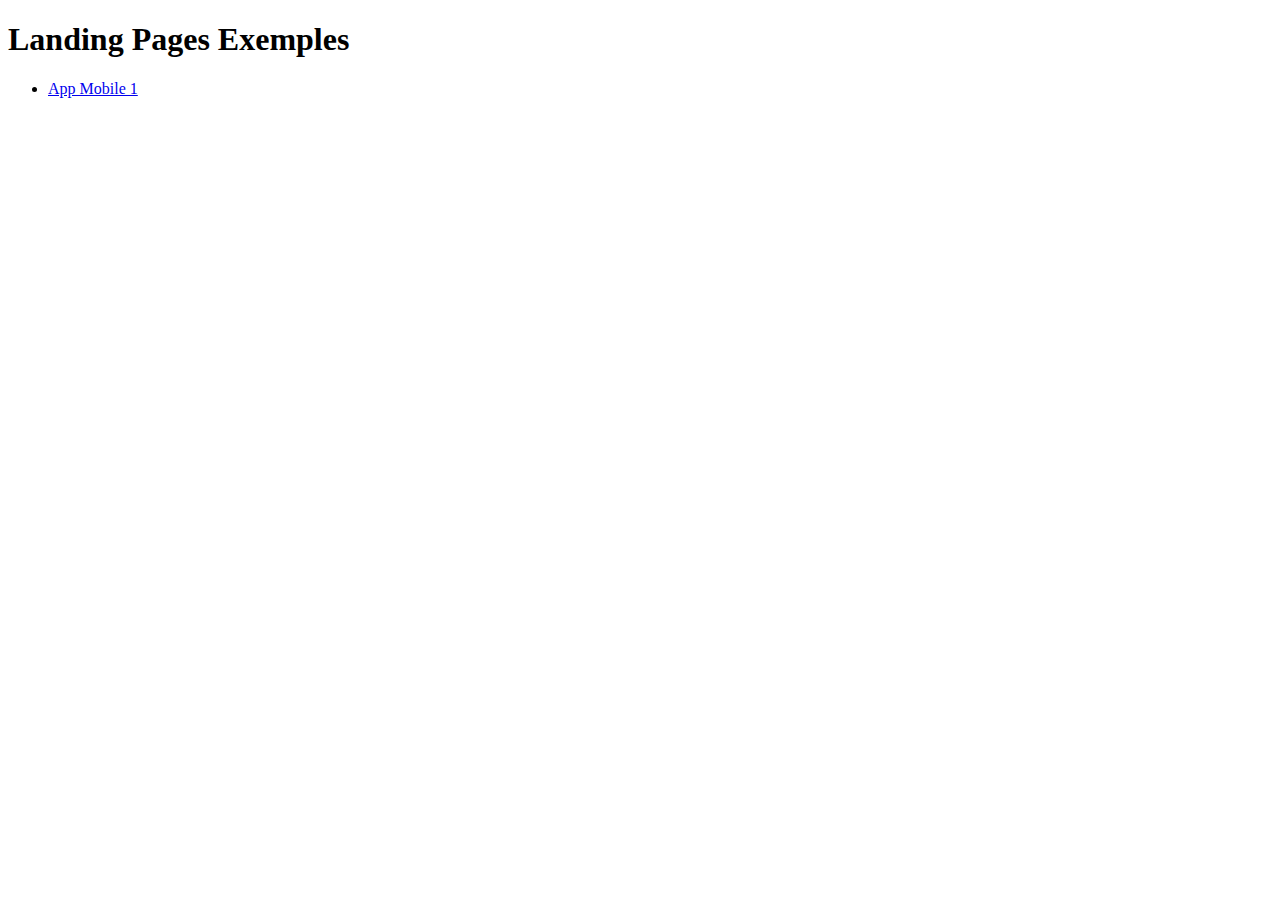
<file: index.html>
<!DOCTYPE html>
<html lang="en">
<head>
    <meta charset="UTF-8">
    <meta name="viewport" content="width=device-width, initial-scale=1.0">
    <title>Landing Pages</title>
</head>
<body>
    <h1>Landing Pages Exemples</h1>
    <ul>
        <li><a href="app-001/index.html">App Mobile 1</a></li>
    </ul>
</body>
</html>
</file>
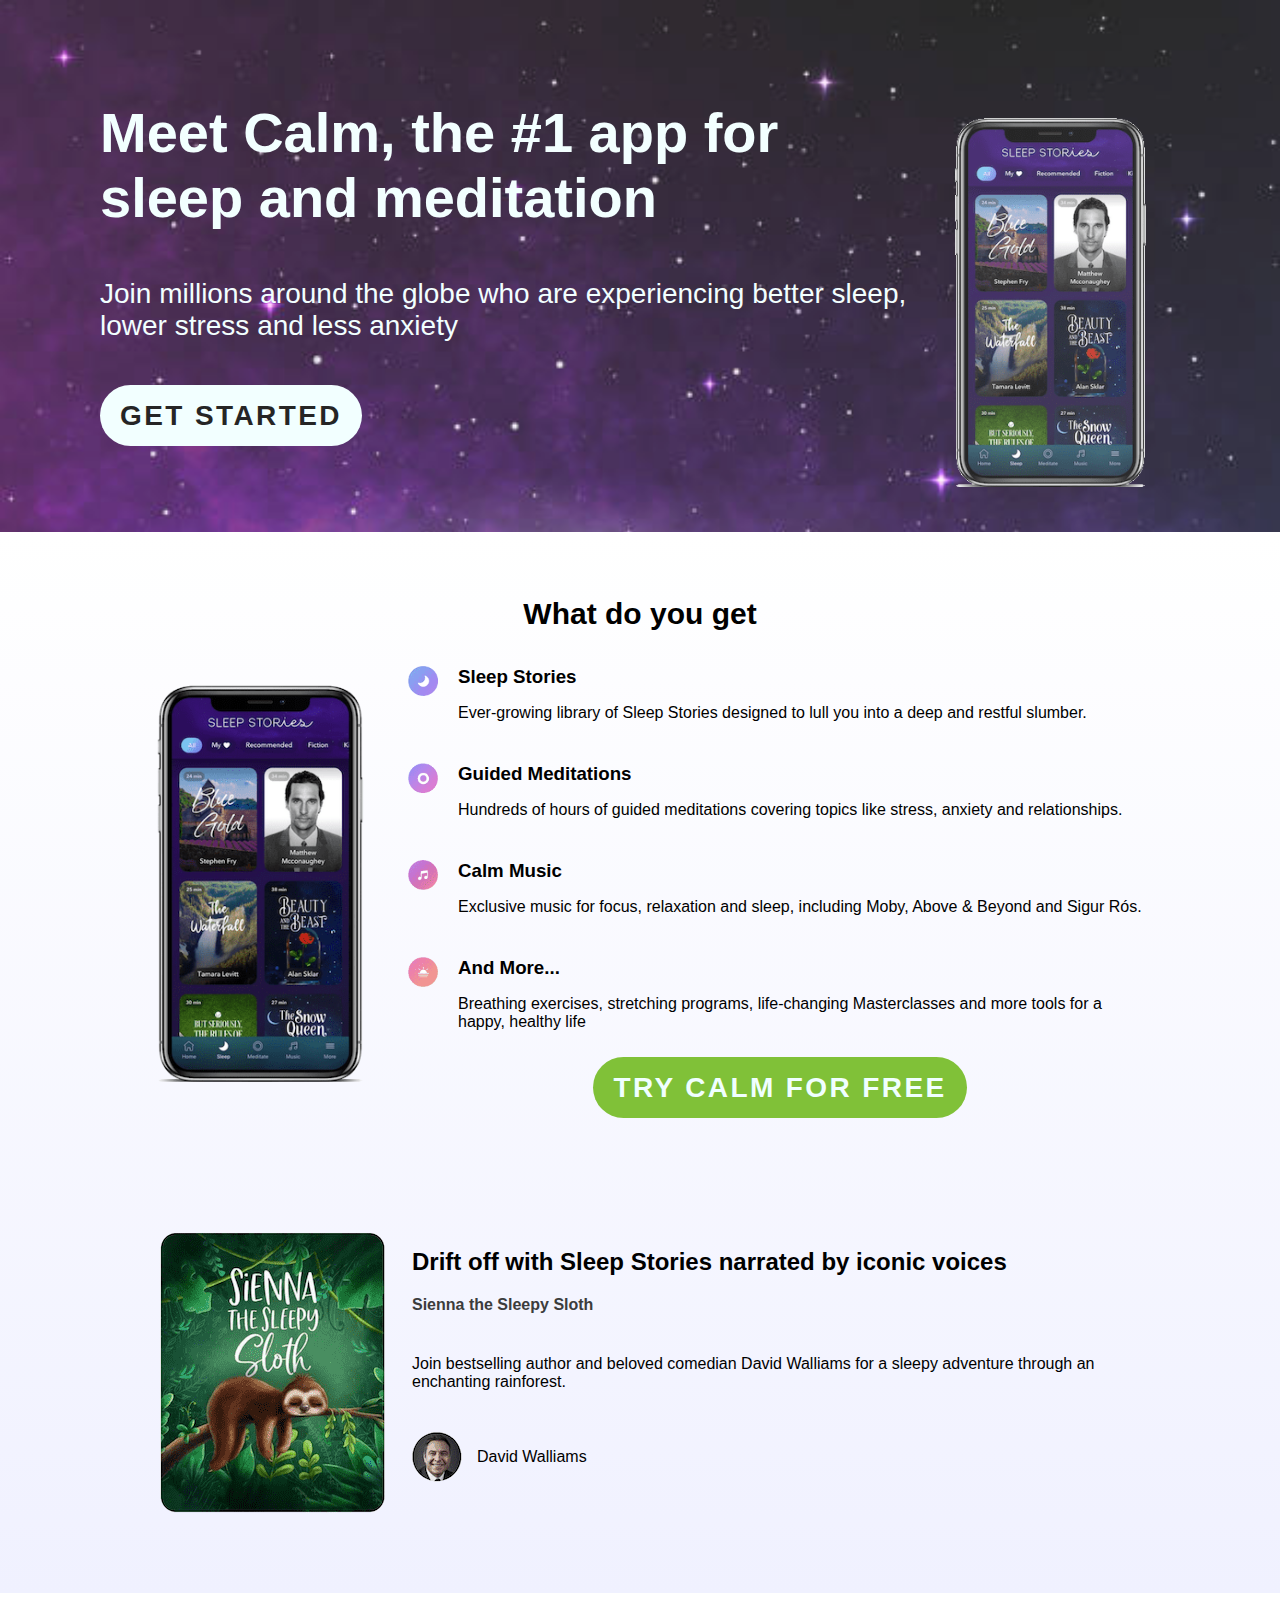
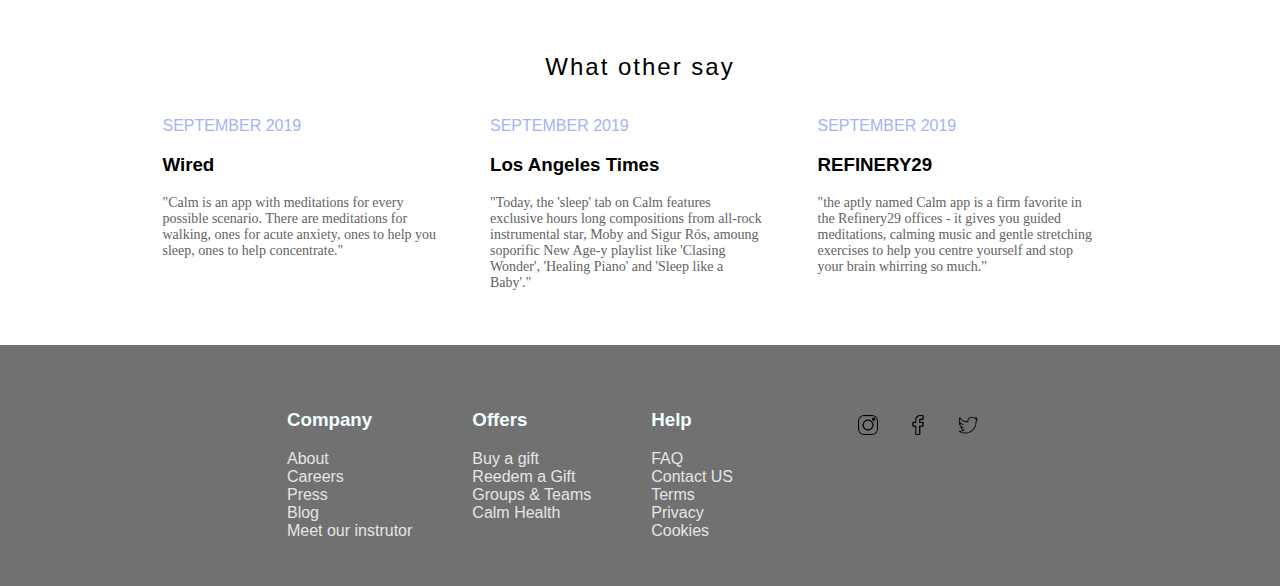
<file: app-001/index.html>
<!DOCTYPE html>
<html lang="en">
<head>
    <meta charset="UTF-8">
    <meta name="viewport" content="width=device-width, initial-scale=1.0">
    <title>App Mobile 1</title>
    <link rel="stylesheet" href="style.css">
</head>
<body>
    <header>
        <img src="phone.png" alt="" id="phone-header">
        <h1>Meet Calm, the #1 app for sleep and meditation</h1>
        <p>Join millions around the globe who are experiencing better sleep, lower stress and less anxiety</p>
        <a href="#" class="button">GET STARTED</a>
        
    </header>
    <main>
        <h2>What do you get</h2>
        <section class="section side-a-side" id="section1">
            <img src="phone.png" alt="image of app on phone" class="image-aside">
            <div class="text-aside1">
                <div class="container-column">
                    <img src="icon-moon.png" alt="" class="icon-main-sec1">
                    <div>
                        <h3>Sleep Stories</h3>
                        <p>Ever-growing library of Sleep Stories designed to lull you into a deep and restful slumber.</p>
                    </div>
                </div>
                <div class="container-column">
                    <img src="icon-circle.png" alt="" class="icon-main-sec1">
                    <div>
                        <h3>Guided Meditations</h3>
                        <p>Hundreds of hours of guided meditations covering topics like stress, anxiety and relationships.</p>
                    </div>
                </div>
                <div class="container-column">
                    <img src="icon-music.png" alt="" class="icon-main-sec1">
                    <div>
                        <h3>Calm Music</h3>
                        <p>Exclusive music for focus, relaxation and sleep, including Moby, Above & Beyond and Sigur Rós.</p>
                    </div>
                </div>
                <div class="container-column">
                    <img src="icon-sunset.png" alt="" class="icon-main-sec1">
                    <div>
                        <h3>And More...</h3>
                        <p>Breathing exercises, stretching programs, life-changing Masterclasses and more tools for a happy, healthy life</p>
                    </div>
                </div>
                <a href="#" class="button button-2">TRY CALM FOR FREE</a>
            </div>
        </section>
        <section class="section side-a-side" id="section2">
            <img src="monkey.png" alt="">
            <div class="text-aside2">
                <h2>Drift off with Sleep Stories narrated by iconic voices</h2>
                <p class="text-little-strong">Sienna the Sleepy Sloth</p>
                <p>Join bestselling author and beloved comedian David Walliams for a sleepy adventure through an enchanting rainforest.</p>
                <div class="author">
                    <img src="icon-person.png" alt="">
                    <p>David Walliams</p>
                </div>
            </div>
        </section>
    </main>
    <section id="section3">
        <h2>What other say</h2>
        <div class="section3colluns">
            <div>
                <p class="data">SEPTEMBER 2019</p>
                <h3 id="">Wired</h3>
                <p class="calm">"Calm is an app with meditations for every possible scenario. There are meditations for walking, ones for acute anxiety, ones to help you sleep, ones to help concentrate."</p>
            </div>
            <div>
                <p class="data">SEPTEMBER 2019</p>
                <h3 id="">Los Angeles Times</h3>
                <p class="calm">"Today, the 'sleep' tab on Calm features exclusive hours long compositions from all-rock instrumental star, Moby and Sigur Rós, amoung soporific New Age-y playlist like 'Clasing Wonder', 'Healing Piano' and 'Sleep like a Baby'."</p>
            </div>
            <div>
                <p class="data">SEPTEMBER 2019</p>
                <h3 id="">REFINERY29</h3>
                <p class="calm">"the aptly named Calm app is a firm favorite in the Refinery29 offices - it gives you guided meditations, calming music and gentle stretching exercises to help you centre yourself and stop your brain whirring so much."</p>
            </div>
       </div>
    </section>
    <footer>
        <ul class="footer-lists">
            <h3 class="sub-title-footer">Company</h3>
            <li class="li-footer"><a href="#">About</a></li>
            <li class="li-footer"><a href="#">Careers</a></li>
            <li class="li-footer"><a href="#">Press</a></li>
            <li class="li-footer"><a href="#">Blog</a></li>
            <li class="li-footer"><a href="#">Meet our instrutor</a></li>
        </ul>
        <ul class="footer-lists">
            <h3 class="sub-title-footer">Offers</h3>
            <li class="li-footer"><a href="#">Buy a gift</a></li>
            <li class="li-footer"><a href="#">Reedem a Gift</a></li>
            <li class="li-footer"><a href="#">Groups & Teams</a></li>
            <li class="li-footer"><a href="#">Calm Health</a></li>
        </ul>
        <ul class="footer-lists">
            <h3 class="sub-title-footer">Help</h3>
            <li class="li-footer"><a href="#">FAQ</a></li>
            <li class="li-footer"><a href="#">Contact US</a></li>
            <li class="li-footer"><a href="#">Terms</a></li>
            <li class="li-footer"><a href="#">Privacy</a></li>
            <li class="li-footer"><a href="#">Cookies</a></li>
        </ul>
        <div id="socials" class="footer-lists">
            <a href="#" style="--icon-color: #ec1055;"><img src="instagram.png" alt="" class="icon-social"></a>
            <a href="#" style="--icon-color: #1f7bf2;"><img src="facebook.png" alt="" class="icon-social"></a>
            <a href="#" style="--icon-color: #09b0f0;"><img src="twitter.png" alt="" class="icon-social"></a>
        </div>
    </footer>
</body>
</html>
</file>
<file: app-001/style.css>
body, html, header {
    padding: 0;
    margin: 0;
    font-family: 'Arial Narrow', Arial, sans-serif;
}

/*header*/
header {
    padding: 50px;
    color: azure;
    background-color: black;
    background-image: url(/app-001/background.jpg);
    background-size: cover;
    opacity: 85%;
}

header h1 {
    margin: 0px;
    font-size: 32px;
    opacity: 150%;
}

header p {
    font-size: 18px;
    padding-bottom: 20px;
}

#phone-header {
    display: none;
}

.button {
    font-weight: bold;
    font-size: 14px;
    text-decoration: none;
    color: black;
    background-color: azure;
    padding: 15px 20px;
    border-radius: 10rem;
    letter-spacing: .15rem;
    &:hover {
        color: azure;
        background-color: #c474d2;
    }
}

/*main*/
main {
    padding: 20px 0px;
    text-align: center;
    background-image: linear-gradient(#ffffff, #f0f1ff);
}

/*section 1*/
section {
    padding: 10px 0px;
}
.sec-text-title {
    display: flex;
}

.text-aside1 {
    padding: 0px 8px;
}

.icon-main-sec1 {
    float: left;
    height: 60px;
    padding: 0px 20px 40px 0px;
}

main section div h3 {
    text-align: left;
}

main section div p {
    padding: 0px 5px 25px 0px;
    text-align: left;
}

.button-2 {
    color: azure;
    background-color: #80c138;
}

/*section 2*/

#section2 {
    padding: 90px 20px 10px 20px;
}

main section div h2 {
    text-align: left;
}

.text-little-strong {
    font-weight: bold;
    color: rgb(60, 60, 60);
}

.author img {
    float: left;
    padding-right: 15px;
}

.author p {
    padding-top: 16px;
    font-size: 16px;
}

/*section3*/
#section3 {
    padding: 20px;
    > h2 {
        font-weight: 100;
        letter-spacing: 2px;
    }
}

.section3colluns > div {
    padding: 15px 0px 15px 0px;
}

.data {
    font-size: 12px;
    color: #a5b4f1;
    font-weight: 500;
}

p.calm {
    font-size: 12px;
    font-family: 'Times New Roman', Times, serif;
    color: #626363;
    padding-right: 24px;
}

/*footer*/
footer {
    color: azure;
    padding: 20px;
    background-color: #717171;
}

footer ul {
    list-style: none;
}

footer ul li a {
    text-decoration: none;
    color: #e5e5e5;
}

.footer-lists {
    padding: 10px 30px;
}

#socials {
    display: flex;
    justify-content: center;
    a {
        margin: 0px 5px;
        width: 40px;
        height: 40px;
        text-align: center;
    }
}

.icon-social {
    width: 20px;
    border-radius: 30%;
    &:hover {
        width: 40px;
        background-color: var(--icon-color);
    }
}

/*----------------------720----------------------*/
@media (min-width: 720px) {
  
    /*header*/
    header h1 {
        font-size: 46px;
    }
    
    header p {
        font-size: 22px;
        padding: 20px 0px 30px 0px;
    }

    #phone-header {
        display: inline;
        float: right;
        width: 250px;
    }

    .button {
        font-size: 18px;
    }
    
    /*main*/
    .section.side-a-side {
        display: flex;
    }
    
    .image-aside {
        width: 280px;
        height: 100%;
        align-self: center;
    }
    
    /*section 1*/
    .container-column {
        display: flex;
        padding: 0px;
        margin: 0px;
    }
    .text-aside1 > div > div > img {
        padding: 0px;
        margin: 0px;
    }
    .text-aside1 > div > div > h3 {
        padding: 0px;
        margin: 0px;
    }

    /*section 2*/
    #section2 {
        margin-top: 70px;
        padding: 35px;
    }

    .text-aside2 {
        padding: 0px 20px;
    }

    /*section3*/
    #section3 {
        padding: 40px 60px;
        text-align: center;
    }
    
    .section3colluns {
        display: flex;
        justify-content: space-evenly;
        text-align: left;
        > div {
            width: 300px;
            padding: 0px 5px;
        }
    }

    p.data {
        font-size: 16px;
    }

    p.calm {
        font-size: 16px;
    }
  
    /*footer*/
    footer {
        display: flex;
        justify-content: center;
    }
    
    #socials {
        padding-top: 50px;
    }
    
}

/*----------------------1024----------------------*/
@media (min-width: 1024px) {
    /*header*/
    header {
        padding: 100px;
    }

    header h1 {
        font-size: 56px;
    }

    header p {
        font-size: 28px;
    }

    #phone-header {
        width: 260px;
    }

    .button {
        font-size: 28px;
    }

    /*main*/
    main {
        padding: 40px 120px;
        text-align: center;
    }

    /*section 1*/

    main > h2 {
        font-size: 30px;
    }

    #section1 > div > div > h3 {
        font-size: 26px;
    }

    #section1 > div > div > p {
        font-size: 22px;
    }

    .icon-main-sec1 {
        float: left;
        height: 30px;
        padding: 0px 20px 0px 0px;
    }

    .button-2 {
        color: azure;
        background-color: #80c138;
    }

    /*section 3*/
    #section3 {
        padding: 40px 140px;
    }

    .data {
        font-size: 14px;
    }

    p.calm {
        font-size: 14px;
    }

    /*footer*/
    #socials {
        padding-left: 80px;
    }
}
/*----------------------1366----------------------*/
@media (min-width: 1366px) {
    /*main*/
    main {
        padding: 40px 180px;
        text-align: center;
    }
    #section1 {
        padding-left: 80px;
        padding-right: 80px;
    }
    #section2 {
        padding-left: 100px;
        padding-right: 100px;
    }
    #section3 {
        padding-left: 200px;
        padding-right: 200px;
    }
}
</file>
